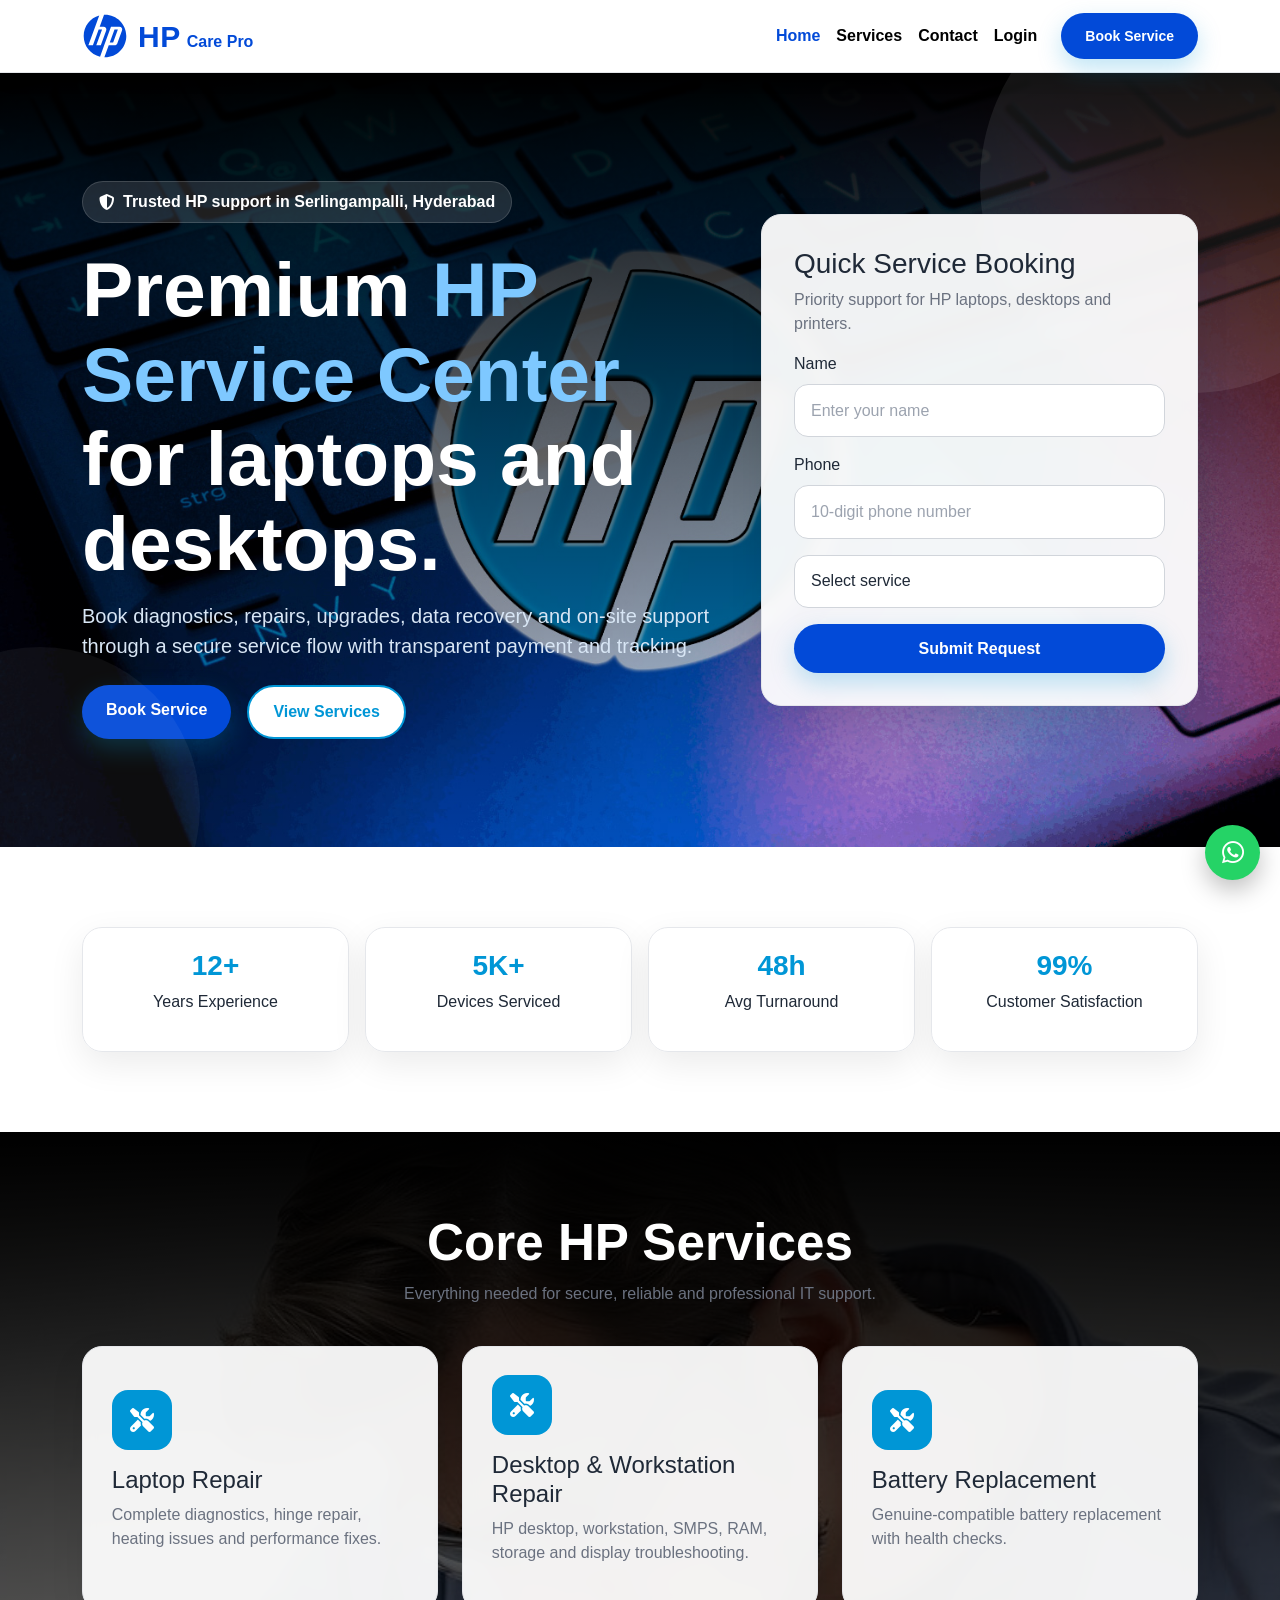
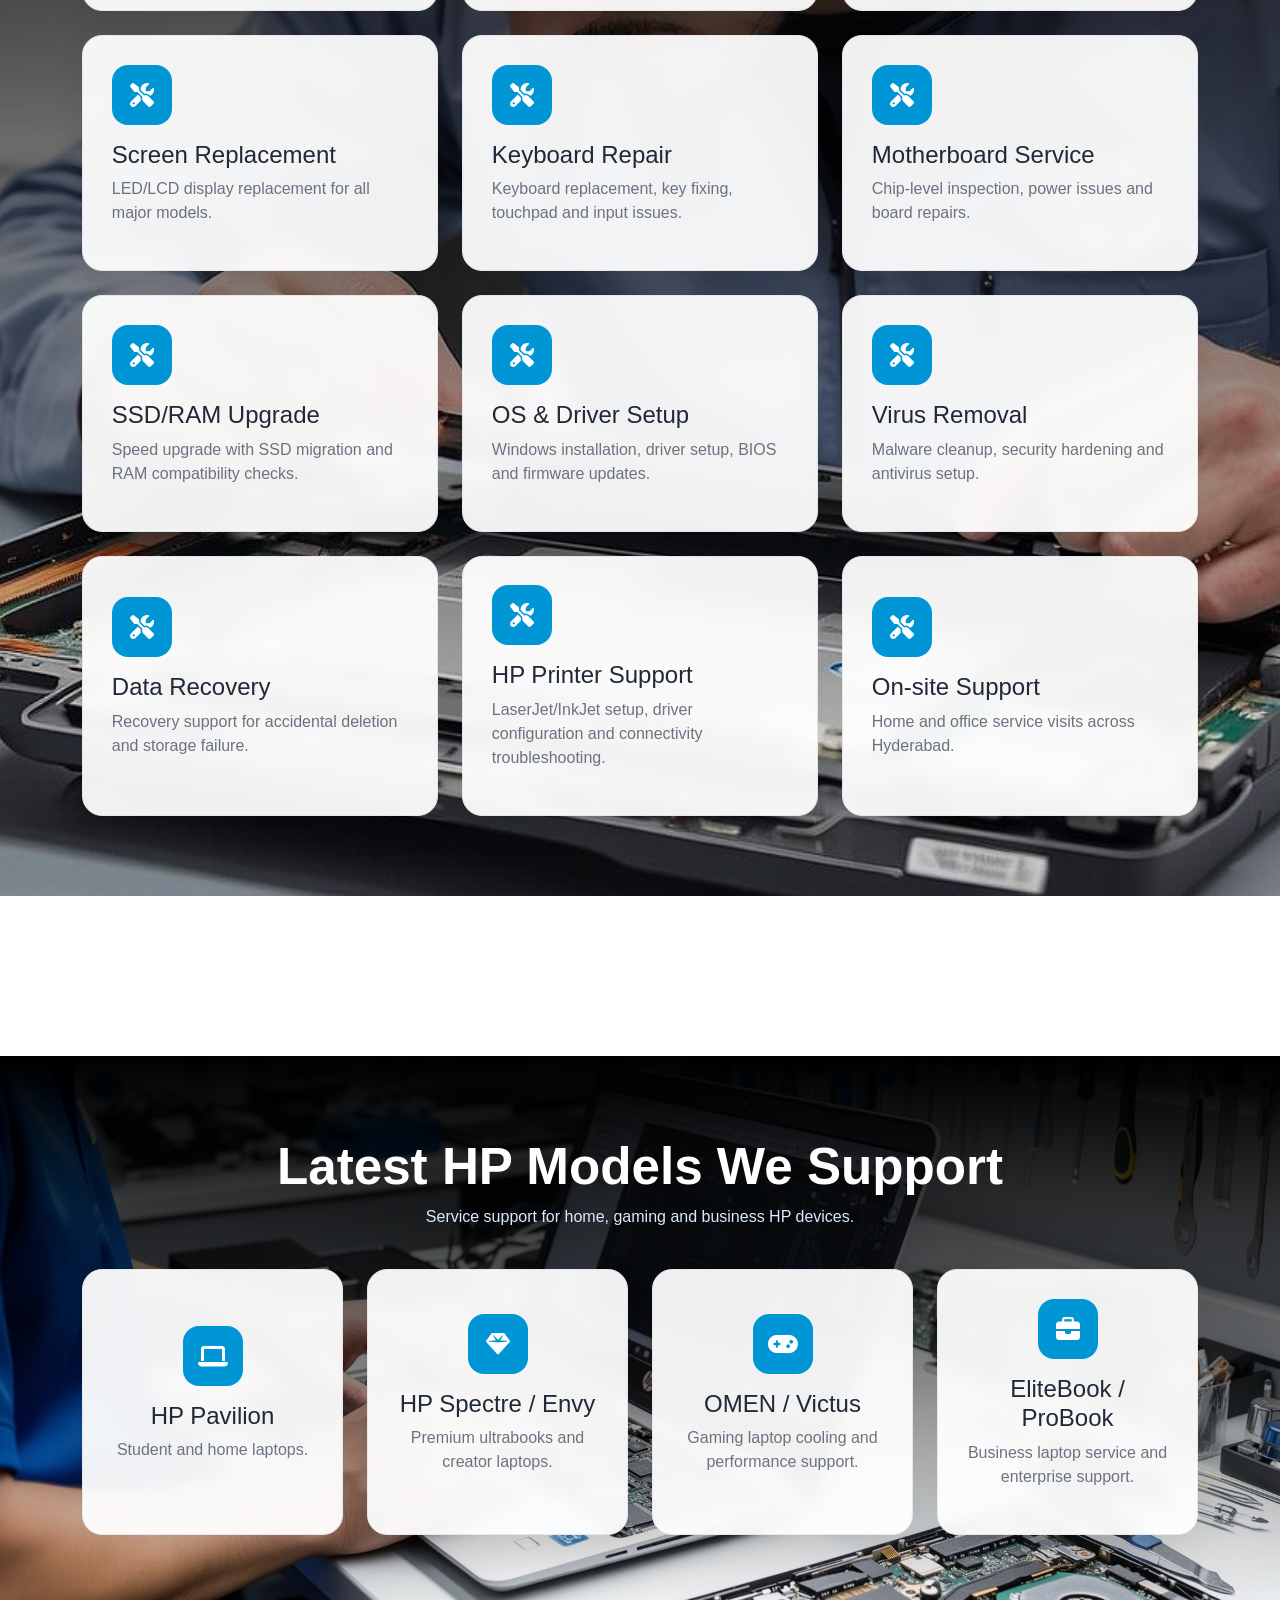
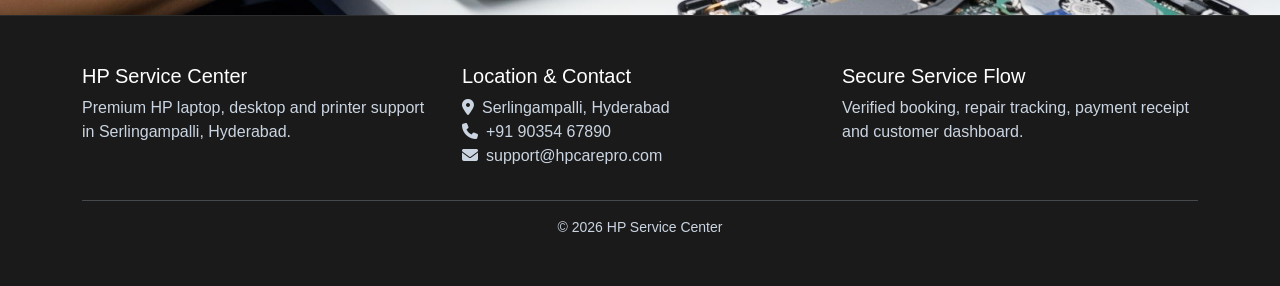
<file: index.html>
<!DOCTYPE html>
<html lang="en">

<head>
    <meta charset="UTF-8">
    <meta name="viewport" content="width=device-width, initial-scale=1.0">
    <meta name="description"
        content="HP Service Center in Serlingampalli, Hyderabad for laptop, desktop, repair, booking and support.">

    <title>HP Service Center </title>
    <link rel="icon" type="image/svg+xml" href="images/HP_New_logo_1.svg">
    <meta name="theme-color" content="#0096D6">

    <link href="https://cdn.jsdelivr.net/npm/bootstrap@5.3.3/dist/css/bootstrap.min.css" rel="stylesheet">
    <link href="https://cdnjs.cloudflare.com/ajax/libs/font-awesome/6.5.2/css/all.min.css" rel="stylesheet">
    <link href="css/style.css" rel="stylesheet">


</head>

<body>
    <div id="site-header"></div>

    <main>
        <section class="hero">
            <div class="container">
                <div class="row align-items-center g-5">
                    <div class="col-lg-7"><span class="eyebrow">
                            <i class="fa-solid fa-shield-halved"></i> Trusted HP support in Serlingampalli,
                            Hyderabad</span>
                        <h1 class="mt-4">Premium <span class="gradient-text">HP Service Center</span> for laptops and
                            desktops.</h1>
                        <p class="lead mt-3">Book diagnostics, repairs, upgrades, data recovery and on-site support
                            through a secure service flow with transparent payment and tracking.</p>
                        <div class="d-flex gap-3 flex-wrap mt-4"><a class="btn btn-brand" href="booking.html">Book
                                Service</a><a class="btn btn-outline-brand" href="services.html">View Services</a></div>
                    </div>
                    <div class="col-lg-5">
                        <div class="hero-card">
                            <h3>Quick Service Booking</h3>
                            <p class="muted">Priority support for HP laptops, desktops and printers.</p>
                            <form class="needs-validation" data-success="Booking request captured."
                                data-redirect="dashboard.html" novalidate>
                                <div class="mb-3">
                                    <label class="form-label">Name</label><input type="text" class="form-control"
                                        id="name" placeholder="Enter your name" required>
                                    <div class="invalid-feedback">Please enter valid name.</div>
                                </div>
                                <div class="mb-3"><label class="form-label">Phone</label><input type="tel"
                                        class="form-control" id="phone" placeholder="10-digit phone number" required>
                                    <div class="invalid-feedback">Please enter valid phone.</div>
                                </div><select class="form-select mb-3" required>
                                    <option value="">Select service</option>
                                    <option>Laptop Repair</option>
                                    <option>Battery Replacement</option>
                                    <option>Data Recovery</option>
                                </select>
                                <button class="btn btn-brand w-100">Submit Request</button>
                            </form>
                        </div>
                    </div>
                </div>
            </div>
        </section>
        <section>
            <div class="container">
                <div class="row g-3 text-center">
                    <div class="col-md-3">
                        <div class="metric">
                            <h3>12+</h3>
                            <p>Years Experience</p>
                        </div>
                    </div>
                    <div class="col-md-3">
                        <div class="metric">
                            <h3>5K+</h3>
                            <p>Devices Serviced</p>
                        </div>
                    </div>
                    <div class="col-md-3">
                        <div class="metric">
                            <h3>48h</h3>
                            <p>Avg Turnaround</p>
                        </div>
                    </div>
                    <div class="col-md-3">
                        <div class="metric">
                            <h3>99%</h3>
                            <p>Customer Satisfaction</p>
                        </div>
                    </div>
                </div>
            </div>
        </section>



        <section class="services-bg">
            
            <div class="container">
                <h2 class="section-title text-center">Core HP Services</h2>
                <p class="section-subtitle text-center muted">Everything needed for secure, reliable and professional IT
                    support.</p>
                <div class="row g-4 mt-2">
                    <div class="col-md-6 col-lg-4">
                        <div class="service-card">
                            <div class="icon-badge">
                                <i class="fa-solid fa-screwdriver-wrench"></i>
                            </div>
                            <h4>Laptop Repair</h4>
                            <p class="muted">Complete diagnostics, hinge repair, heating issues and performance fixes.
                            </p>
                        </div>
                    </div>
                    <div class="col-md-6 col-lg-4">
                        <div class="service-card">
                            <div class="icon-badge">
                                <i class="fa-solid fa-screwdriver-wrench"></i>
                            </div>
                            <h4>Desktop & Workstation Repair</h4>
                            <p class="muted">HP desktop, workstation, SMPS, RAM, storage and display troubleshooting.</p>
                        </div>
                    </div>
                    <div class="col-md-6 col-lg-4">
                        <div class="service-card">
                            <div class="icon-badge">
                                <i class="fa-solid fa-screwdriver-wrench">

                                </i>
                            </div>
                            <h4>Battery Replacement</h4>
                            <p class="muted">Genuine-compatible battery replacement with health checks.</p>
                        </div>
                    </div>
                    <div class="col-md-6 col-lg-4">
                        <div class="service-card">
                            <div class="icon-badge">
                                <i class="fa-solid fa-screwdriver-wrench"></i>
                            </div>
                            <h4>Screen Replacement</h4>
                            <p class="muted">LED/LCD display replacement for all major models.</p>
                        </div>
                    </div>
                    <div class="col-md-6 col-lg-4">
                        <div class="service-card">
                            <div class="icon-badge"><i class="fa-solid fa-screwdriver-wrench"></i>
                            </div>
                            <h4>Keyboard Repair</h4>
                            <p class="muted">Keyboard replacement, key fixing, touchpad and input issues.</p>
                        </div>
                    </div>
                    <div class="col-md-6 col-lg-4">
                        <div class="service-card">
                            <div class="icon-badge"><i class="fa-solid fa-screwdriver-wrench"></i>
                            </div>
                            <h4>Motherboard Service</h4>
                            <p class="muted">Chip-level inspection, power issues and board repairs.</p>
                        </div>
                    </div>
                    <div class="col-md-6 col-lg-4">
                        <div class="service-card">
                            <div class="icon-badge">
                                <i class="fa-solid fa-screwdriver-wrench"></i>
                            </div>
                            <h4>SSD/RAM Upgrade</h4>
                            <p class="muted">Speed upgrade with SSD migration and RAM compatibility checks.</p>
                        </div>
                    </div>
                    <div class="col-md-6 col-lg-4">
                        <div class="service-card">
                            <div class="icon-badge">
                                <i class="fa-solid fa-screwdriver-wrench"></i>
                            </div>
                            <h4>OS & Driver Setup</h4>
                            <p class="muted">Windows installation, driver setup, BIOS and firmware updates.</p>
                        </div>
                    </div>
                    <div class="col-md-6 col-lg-4">
                        <div class="service-card">
                            <div class="icon-badge">
                                <i class="fa-solid fa-screwdriver-wrench"></i>
                            </div>
                            <h4>Virus Removal</h4>
                            <p class="muted">Malware cleanup, security hardening and antivirus setup.</p>
                        </div>
                    </div>
                    <div class="col-md-6 col-lg-4">
                        <div class="service-card">
                            <div class="icon-badge"><i class="fa-solid fa-screwdriver-wrench"></i></div>
                            <h4>Data Recovery</h4>
                            <p class="muted">Recovery support for accidental deletion and storage failure.</p>
                        </div>
                    </div>
                    <div class="col-md-6 col-lg-4">
                        <div class="service-card">
                            <div class="icon-badge"><i class="fa-solid fa-screwdriver-wrench"></i></div>
                            <h4>HP Printer Support</h4>
                            <p class="muted">LaserJet/InkJet setup, driver configuration and connectivity troubleshooting.</p>
                        </div>
                    </div>
                    <div class="col-md-6 col-lg-4">
                        <div class="service-card">
                            <div class="icon-badge">
                                <i class="fa-solid fa-screwdriver-wrench"></i>
                            </div>
                            <h4>On-site Support</h4>
                            <p class="muted">Home and office service visits across Hyderabad.</p>
                        </div>
                    </div>
                </div>
            </div>
        </section>


        <section>
            <div class="container">
            </div>
        </section>
    <section class="hp-models">
            <div class="container">
                <h2 class="section-title text-center">Latest HP Models We Support</h2>
                <p class="section-subtitle text-center">Service support for home, gaming and business HP devices.</p>

                <div class="row g-4 mt-3 justify-content-center">
                    <div class="col-md-6 col-lg-3">
                        <div class="service-card text-center">
                            <div class="icon-badge mx-auto"><i class="fa-solid fa-laptop"></i></div>
                            <h4>HP Pavilion</h4>
                            <p class="muted">Student and home laptops.</p>
                        </div>
                    </div>
                    <div class="col-md-6 col-lg-3">
                        <div class="service-card text-center">
                            <div class="icon-badge mx-auto"><i class="fa-solid fa-gem"></i></div>
                            <h4>HP Spectre / Envy</h4>
                            <p class="muted">Premium ultrabooks and creator laptops.</p>
                        </div>
                    </div>
                    <div class="col-md-6 col-lg-3">
                        <div class="service-card text-center">
                            <div class="icon-badge mx-auto"><i class="fa-solid fa-gamepad"></i></div>
                            <h4>OMEN / Victus</h4>
                            <p class="muted">Gaming laptop cooling and performance support.</p>
                        </div>
                    </div>
                    <div class="col-md-6 col-lg-3">
                        <div class="service-card text-center">
                            <div class="icon-badge mx-auto"><i class="fa-solid fa-briefcase"></i></div>
                            <h4>EliteBook / ProBook</h4>
                            <p class="muted">Business laptop service and enterprise support.</p>
                        </div>
                    </div>
                </div>
            </div>
        </section>
    </main>

    <div id="site-footer"></div>

    <script src="https://cdn.jsdelivr.net/npm/bootstrap@5.3.3/dist/js/bootstrap.bundle.min.js"></script>
    <script src="js/main.js"></script>
</body>

</html>
</file>
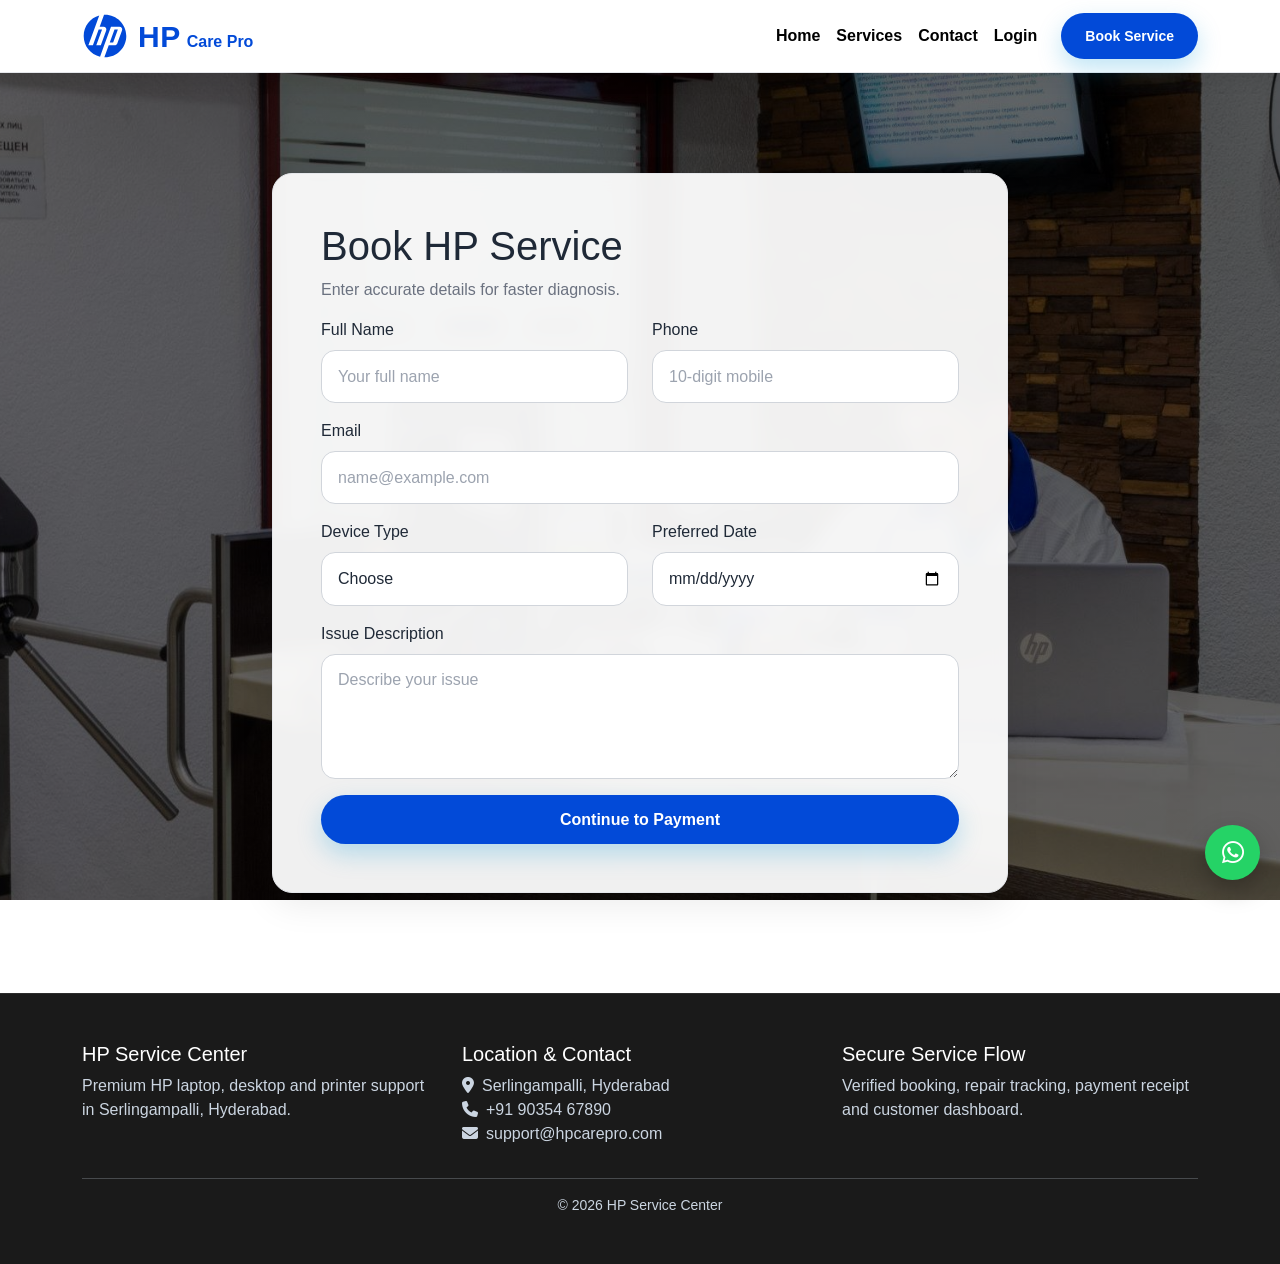
<file: booking.html>
<!DOCTYPE html>
<html lang="en">

<head>
    <meta charset="UTF-8">
    <meta name="viewport" content="width=device-width, initial-scale=1.0">
    <meta name="description"
        content="HP Service Center in Serlingampalli, Hyderabad for laptop, desktop, repair, booking and support.">
    <title>HP Service Center | Booking</title>
    <link rel="icon" type="image/svg+xml" href="images/HP_New_logo_1.svg">
    <meta name="theme-color" content="#0096D6">

    <link href="https://cdn.jsdelivr.net/npm/bootstrap@5.3.3/dist/css/bootstrap.min.css" rel="stylesheet">
    <link href="https://cdnjs.cloudflare.com/ajax/libs/font-awesome/6.5.2/css/all.min.css" rel="stylesheet">
    <link href="css/style.css" rel="stylesheet">
</head>

<body>
    <div id="site-header"></div>

    <section class="booking-bg">
        <div class="container">
            <div class="row justify-content-center">
                <div class="col-lg-8">
                    <div class="premium-card p-4 p-lg-5">
                        <h1>Book HP Service</h1>
                        <p class="muted">Enter accurate details for faster diagnosis.</p>
                        <form class="needs-validation" data-success="Service booking created. Redirecting to payment."
                            data-redirect="payment.html" novalidate>
                            <div class="row">
                                <div class="col-md-6">
                                    <div class="mb-3"><label class="form-label">Full Name</label><input type="text"
                                            class="form-control" id="fullName" placeholder="Your full name" required>
                                        <div class="invalid-feedback">Please enter valid full name.</div>
                                    </div>
                                </div>
                                <div class="col-md-6">
                                    <div class="mb-3"><label class="form-label">Phone</label><input type="tel"
                                            class="form-control" id="phone" placeholder="10-digit mobile" required>
                                        <div class="invalid-feedback">Please enter valid phone.</div>
                                    </div>
                                </div>
                            </div>
                            <div class="mb-3"><label class="form-label">Email</label><input type="email"
                                    class="form-control" id="email" placeholder="name@example.com" required>
                                <div class="invalid-feedback">Please enter valid email.</div>
                            </div>
                            <div class="row">
                                <div class="col-md-6"><label class="form-label">Device Type</label><select
                                        class="form-select mb-3" required>
                                        <option value="">Choose</option>
                                        <option>Laptop</option>
                                        <option>Desktop</option>
                                        <option>Printer</option>
                                        <option>Accessory</option>
                                    </select></div>
                                <div class="col-md-6">
                                    <div class="mb-3"><label class="form-label">Preferred Date</label><input type="date"
                                            class="form-control" id="serviceDate" placeholder="" required>
                                        <div class="invalid-feedback">Please enter valid preferred date.</div>
                                    </div>
                                </div>
                            </div><label class="form-label">Issue Description</label><textarea class="form-control mb-3"
                                rows="4" placeholder="Describe your issue" required></textarea><button
                                class="btn btn-brand w-100">Continue to Payment</button>
                        </form>
                    </div>
                </div>
            </div>
        </div>
    </section>

    <div id="site-footer"></div>

    <script src="https://cdn.jsdelivr.net/npm/bootstrap@5.3.3/dist/js/bootstrap.bundle.min.js"></script>
    <script src="js/main.js"></script>
</body>

</html>
</file>
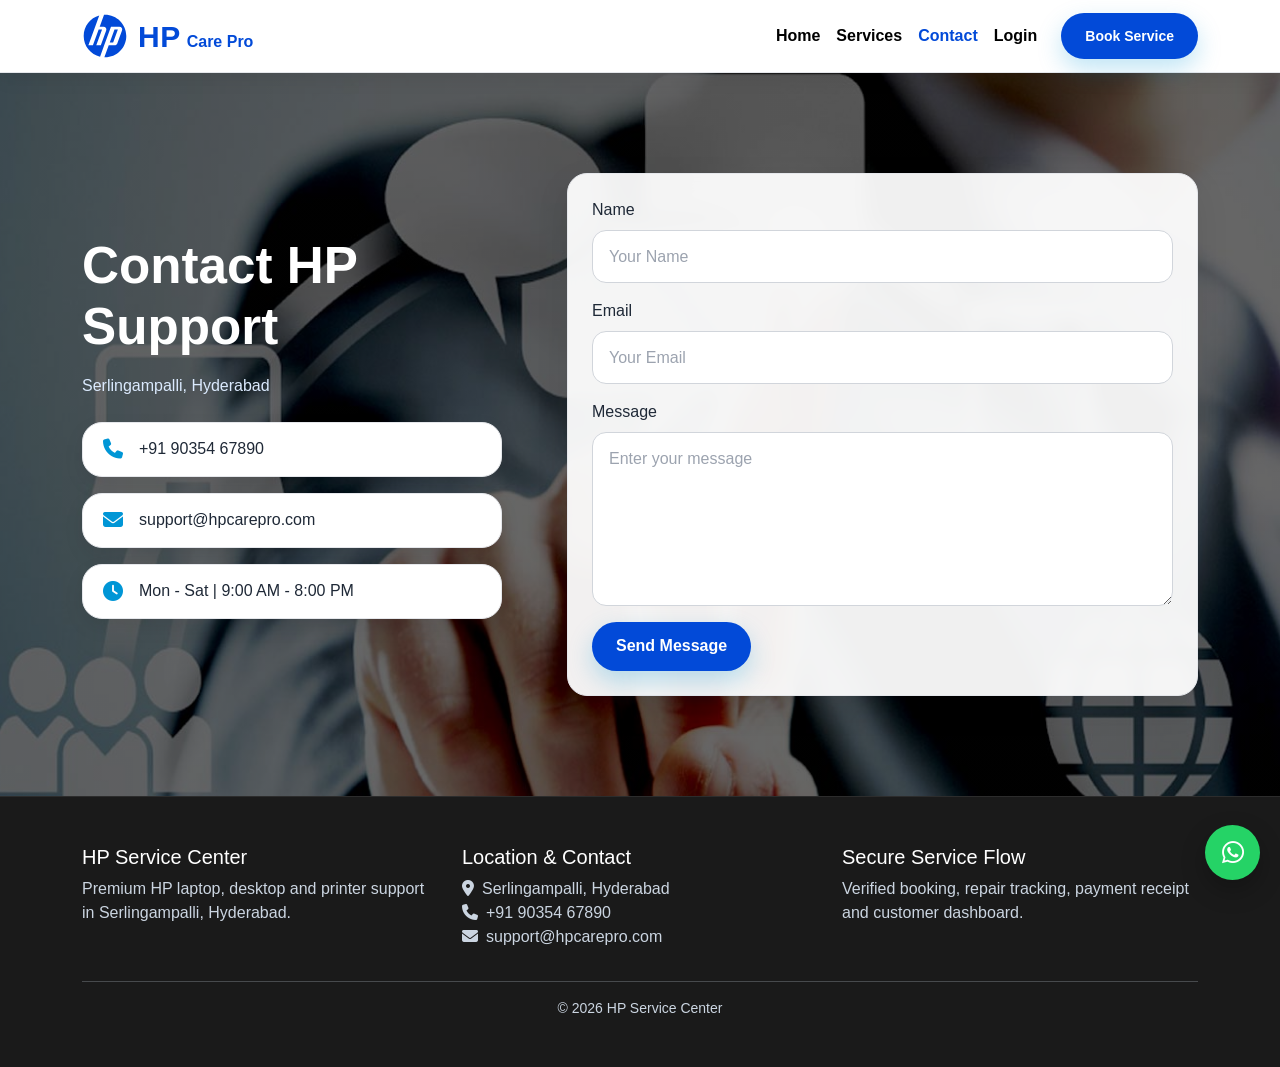
<file: contact.html>
<!DOCTYPE html>
<html lang="en">

<head>
    <meta charset="UTF-8">
    <meta name="viewport" content="width=device-width, initial-scale=1.0">
    <meta name="description"
        content="HP Service Center in Serlingampalli, Hyderabad for laptop, desktop, repair, booking and support.">
    <title>HP Service Center | Contact</title>
    <link rel="icon" type="image/svg+xml" href="images/HP_New_logo_1.svg">
    <meta name="theme-color" content="#0096D6">


    <link href="https://cdn.jsdelivr.net/npm/bootstrap@5.3.3/dist/css/bootstrap.min.css" rel="stylesheet">
    <link href="https://cdnjs.cloudflare.com/ajax/libs/font-awesome/6.5.2/css/all.min.css" rel="stylesheet">
    <link href="css/style.css" rel="stylesheet">
</head>

<body>
    <div id="site-header"></div>

    <section class="container-bg">
    <div class="container">

        <div class="row g-5 align-items-center">

            <div class="col-lg-5">

                <h1 class="section-title mb-3">Contact HP Support</h1>

                <p class="section-subtitle mb-4">
                    Serlingampalli, Hyderabad
                </p>

                <div class="feature-row mb-3">
                    <i class="fa-solid fa-phone me-3"></i>
                    +91 90354 67890
                </div>

                <div class="feature-row mb-3">
                    <i class="fa-solid fa-envelope me-3"></i>
                    support@hpcarepro.com
                </div>

                <div class="feature-row mb-3">
                    <i class="fa-solid fa-clock me-3"></i>
                    Mon - Sat | 9:00 AM - 8:00 PM
                </div>

            </div>

            <div class="col-lg-7">

                <div class="premium-card p-4">

                    <form class="needs-validation" novalidate>

                        <div class="mb-3">
                            <label class="form-label">Name</label>
                            <input type="text" class="form-control" placeholder="Your Name" required>
                        </div>

                        <div class="mb-3">
                            <label class="form-label">Email</label>
                            <input type="email" class="form-control" placeholder="Your Email" required>
                        </div>

                        <div class="mb-3">
                            <label class="form-label">Message</label>
                            <textarea class="form-control" rows="6" placeholder="Enter your message" required></textarea>
                        </div>

                        <button class="btn btn-brand">
                            Send Message
                        </button>

                    </form>

                </div>

            </div>

        </div>

    </div>
</section>

    <div id="site-footer"></div>

    <script src="https://cdn.jsdelivr.net/npm/bootstrap@5.3.3/dist/js/bootstrap.bundle.min.js"></script>
    <script src="js/main.js"></script>
</body>

</html>
</file>
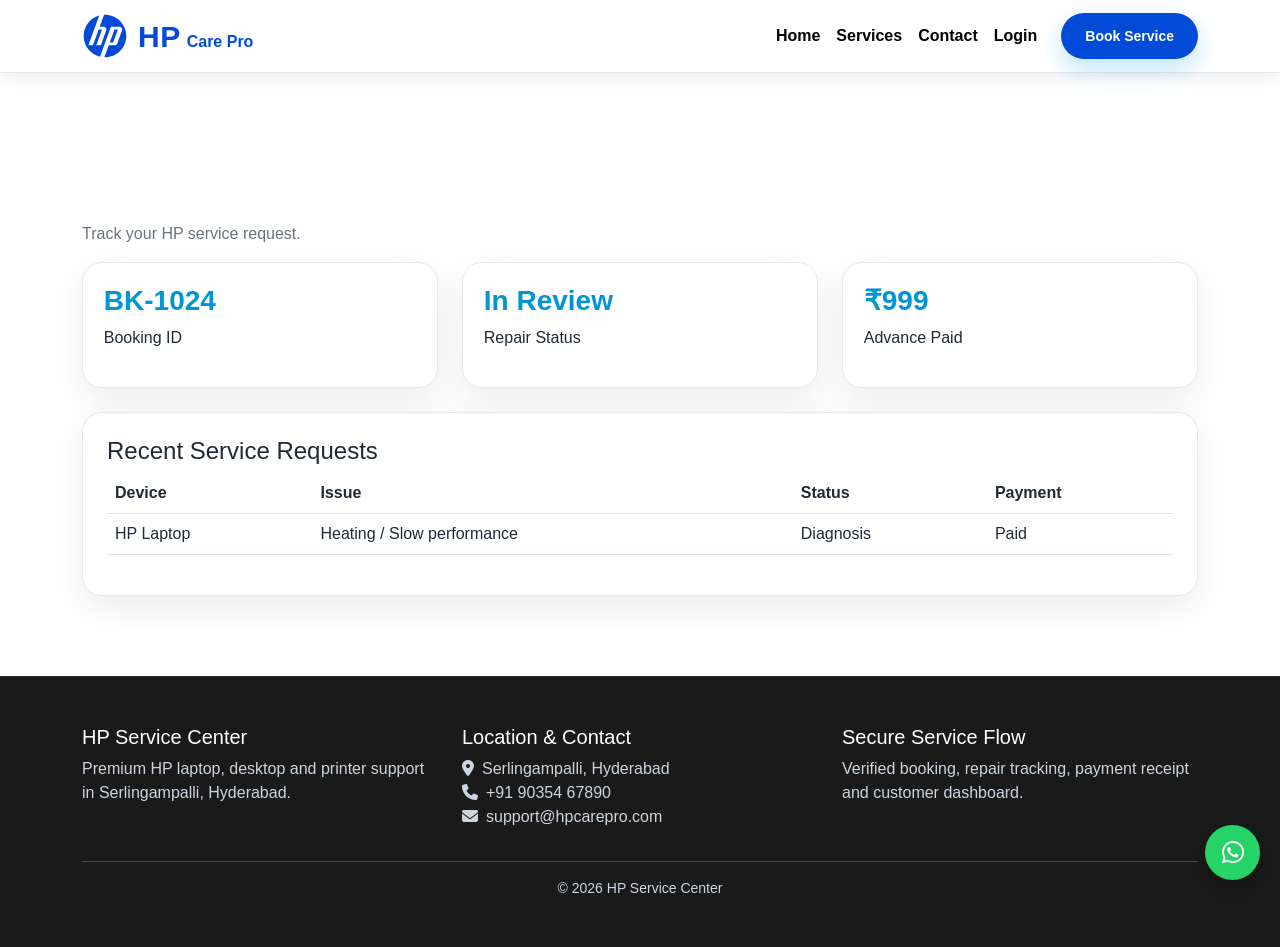
<file: dashboard.html>
<!DOCTYPE html>
<html lang="en">

<head>
    <meta charset="UTF-8">
    <meta name="viewport" content="width=device-width, initial-scale=1.0">
    <meta name="description"
        content="HP Service Center in Serlingampalli, Hyderabad for laptop, desktop, repair, booking and support.">
    <title>HP Service Center | Dashboard</title>
    <link rel="icon" type="image/svg+xml" href="images/HP_New_logo_1.svg">
    <meta name="theme-color" content="#0096D6">

    <link href="https://cdn.jsdelivr.net/npm/bootstrap@5.3.3/dist/css/bootstrap.min.css" rel="stylesheet">
    <link href="https://cdnjs.cloudflare.com/ajax/libs/font-awesome/6.5.2/css/all.min.css" rel="stylesheet">
    <link href="css/style.css" rel="stylesheet">
</head>

<body>
    <div id="site-header"></div>

    <section>
        <div class="container">
            <h1 class="section-title">Customer Dashboard</h1>
            <p class="muted">Track your HP service request.</p>
            <div class="row g-4">
                <div class="col-md-4">
                    <div class="metric">
                        <h3>BK-1024</h3>
                        <p>Booking ID</p>
                    </div>
                </div>
                <div class="col-md-4">
                    <div class="metric">
                        <h3>In Review</h3>
                        <p>Repair Status</p>
                    </div>
                </div>
                <div class="col-md-4">
                    <div class="metric">
                        <h3>₹999</h3>
                        <p>Advance Paid</p>
                    </div>
                </div>
            </div>
            <div class="premium-card p-4 mt-4">
                <h4>Recent Service Requests</h4>
                <div class="table-responsive">
                    <table class="table table-darkish">
                        <thead>
                            <tr>
                                <th>Device</th>
                                <th>Issue</th>
                                <th>Status</th>
                                <th>Payment</th>
                            </tr>
                        </thead>
                        <tbody>
                            <tr>
                                <td>HP Laptop</td>
                                <td>Heating / Slow performance</td>
                                <td>Diagnosis</td>
                                <td>Paid</td>
                            </tr>
                        </tbody>
                    </table>
                </div>
            </div>
        </div>
    </section>

    <div id="site-footer"></div>

    <script src="https://cdn.jsdelivr.net/npm/bootstrap@5.3.3/dist/js/bootstrap.bundle.min.js"></script>
    <script src="js/main.js"></script>
</body>

</html>
</file>
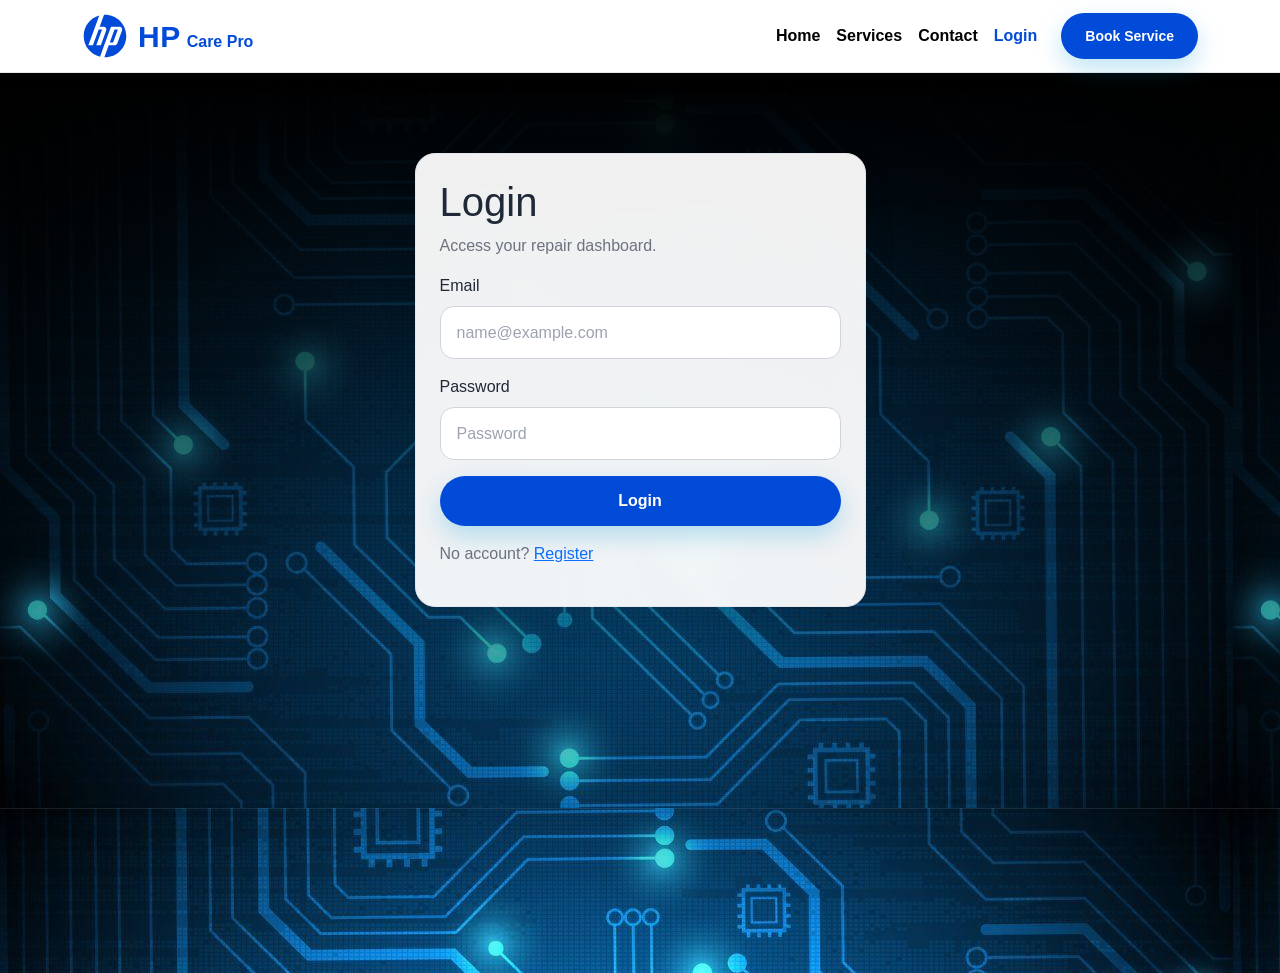
<file: login.html>
<!DOCTYPE html>
<html lang="en">

<head>
    <meta charset="UTF-8">
    <meta name="viewport" content="width=device-width, initial-scale=1.0">
    <meta name="description"
        content="HP Service Center in Serlingampalli, Hyderabad for laptop, desktop, repair, booking and support.">
    <title>HP Service Center | Login</title>
    <link rel="icon" type="image/svg+xml" href="images/HP_New_logo_1.svg">
    <meta name="theme-color" content="#0096D6">

    <link href="https://cdn.jsdelivr.net/npm/bootstrap@5.3.3/dist/css/bootstrap.min.css" rel="stylesheet">
    <link href="https://cdnjs.cloudflare.com/ajax/libs/font-awesome/6.5.2/css/all.min.css" rel="stylesheet">
    <link href="css/style.css" rel="stylesheet">
</head>

<body>
    <div id="site-header"></div>

    <section class="hp-login">
        <div class="container">
            <div class="row justify-content-center">
                <div class="col-md-6 col-lg-5">
                    <div class="premium-card p-4">
                        <h1>Login</h1>
                        <p class="muted">Access your repair dashboard.</p>
                        <form class="needs-validation" data-success="Login successful." data-redirect="dashboard.html"
                            novalidate>
                            <div class="mb-3"><label class="form-label">Email</label><input type="email"
                                    class="form-control" id="email" placeholder="name@example.com" required>
                                <div class="invalid-feedback">Please enter valid email.</div>
                            </div>
                            <div class="mb-3"><label class="form-label">Password</label><input type="password"
                                    class="form-control" id="password" placeholder="Password" required>
                                <div class="invalid-feedback">Please enter valid password.</div>
                            </div><button class="btn btn-brand w-100">Login</button>
                            <p class="mt-3 muted">No account? <a href="register.html">Register</a></p>
                        </form>
                    </div>
                </div>
            </div>
        </div>
    </section>

    

    <script src="https://cdn.jsdelivr.net/npm/bootstrap@5.3.3/dist/js/bootstrap.bundle.min.js"></script>
    <script src="js/main.js"></script>
</body>

</html>
</file>
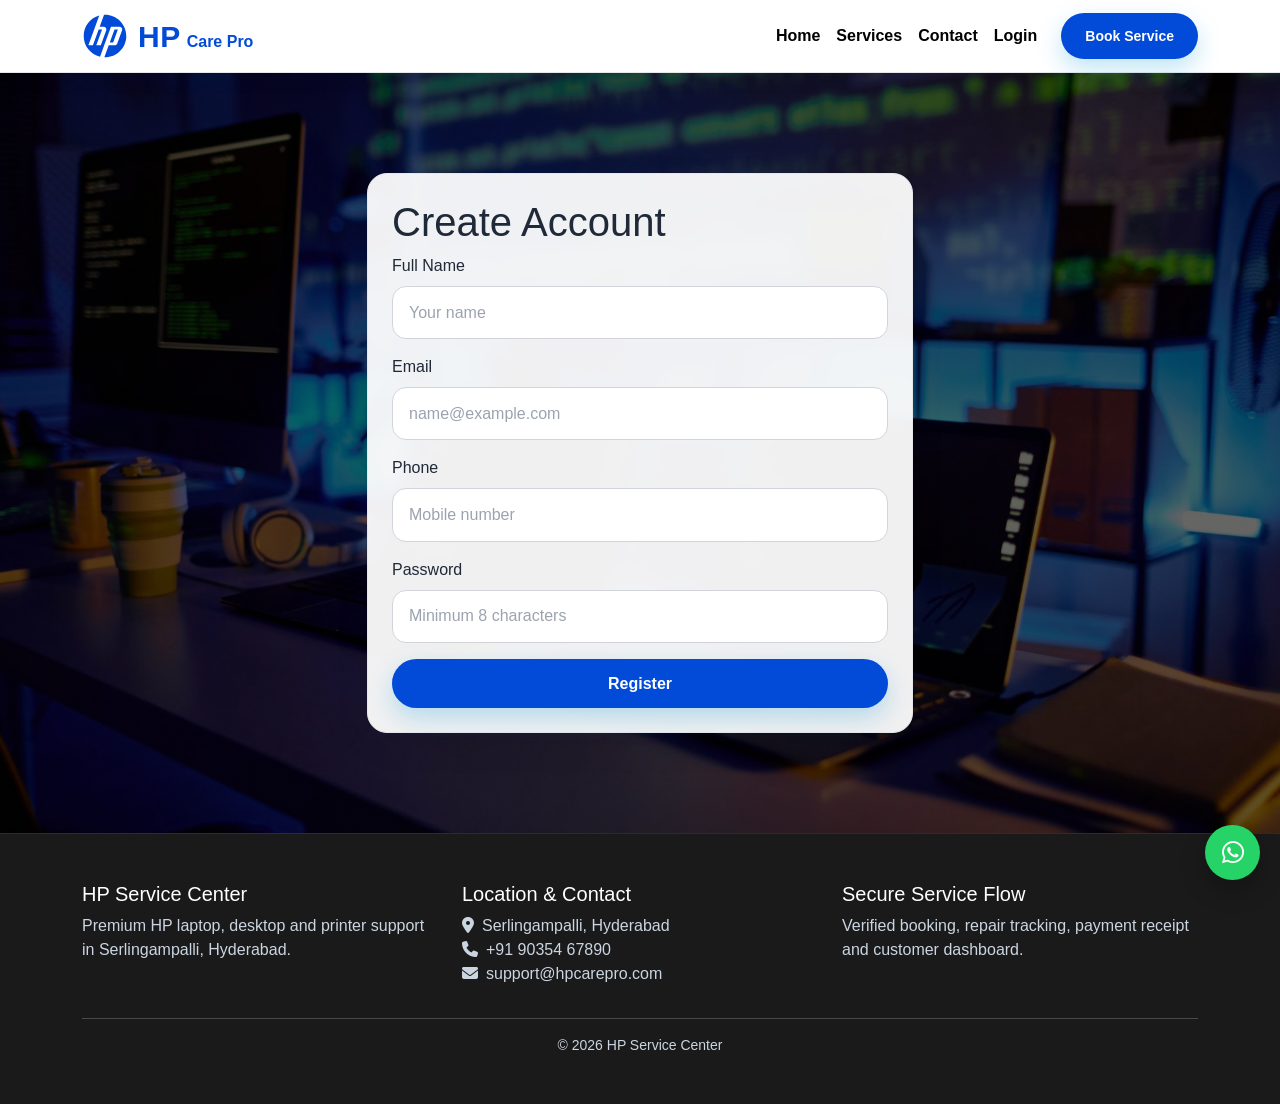
<file: register.html>
<!DOCTYPE html>
<html lang="en">

<head>
    <meta charset="UTF-8">
    <meta name="viewport" content="width=device-width, initial-scale=1.0">
    <meta name="description"
        content="HP Service Center in Serlingampalli, Hyderabad for laptop, desktop, repair, booking and support.">
    <title>HP Service Center | Register</title>
    <link rel="icon" type="image/svg+xml" href="images/HP_New_logo_1.svg">
    <meta name="theme-color" content="#0096D6">

    <link href="https://cdn.jsdelivr.net/npm/bootstrap@5.3.3/dist/css/bootstrap.min.css" rel="stylesheet">
    <link href="https://cdnjs.cloudflare.com/ajax/libs/font-awesome/6.5.2/css/all.min.css" rel="stylesheet">
    <link href="css/style.css" rel="stylesheet">
</head>

<body>
    <div id="site-header"></div>

    <section class="hp-register">
        <div class="container">
            <div class="row justify-content-center">
                <div class="col-md-8 col-lg-6">
                    <div class="premium-card p-4">
                        <h1>Create Account</h1>
                        <form class="needs-validation" data-success="Account created." data-redirect="dashboard.html"
                            novalidate>
                            <div class="mb-3"><label class="form-label">Full Name</label><input type="text"
                                    class="form-control" id="name" placeholder="Your name" required>
                                <div class="invalid-feedback">Please enter valid full name.</div>
                            </div>
                            <div class="mb-3"><label class="form-label">Email</label><input type="email"
                                    class="form-control" id="email" placeholder="name@example.com" required>
                                <div class="invalid-feedback">Please enter valid email.</div>
                            </div>
                            <div class="mb-3"><label class="form-label">Phone</label><input type="tel"
                                    class="form-control" id="phone" placeholder="Mobile number" required>
                                <div class="invalid-feedback">Please enter valid phone.</div>
                            </div>
                            <div class="mb-3"><label class="form-label">Password</label><input type="password"
                                    class="form-control" id="password" placeholder="Minimum 8 characters" required>
                                <div class="invalid-feedback">Please enter valid password.</div>
                            </div><button class="btn btn-brand w-100">Register</button>
                        </form>
                    </div>
                </div>
            </div>
        </div>
    </section>

    <div id="site-footer"></div>

    <script src="https://cdn.jsdelivr.net/npm/bootstrap@5.3.3/dist/js/bootstrap.bundle.min.js"></script>
    <script src="js/main.js"></script>
</body>

</html>
</file>
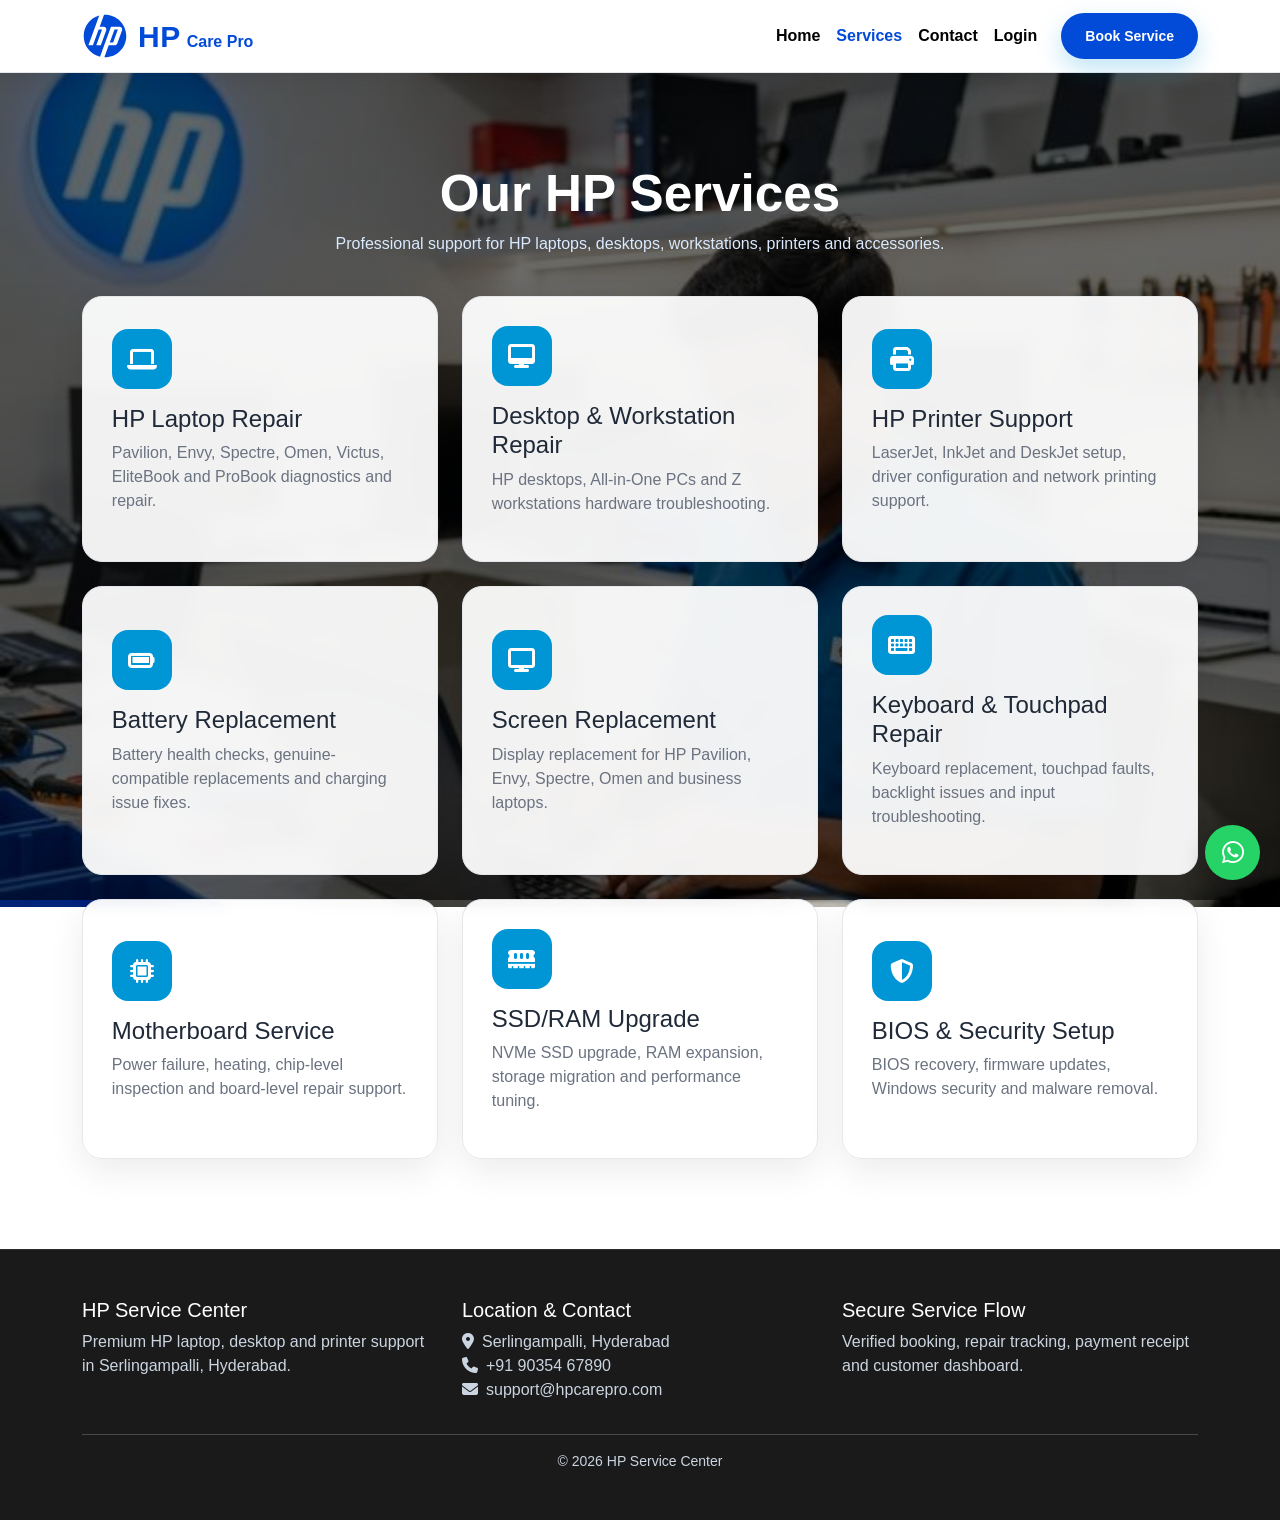
<file: services.html>
<!DOCTYPE html>
<html lang="en">

<head>
    <meta charset="UTF-8">
    <meta name="viewport" content="width=device-width, initial-scale=1.0">
    <meta name="description"
        content="HP Service Center in Serlingampalli, Hyderabad for laptop, desktop, repair, booking and support.">
    <title>HP Service Center | Services</title>
    <link rel="icon" type="image/svg+xml" href="images/HP_New_logo_1.svg">
    <meta name="theme-color" content="#0096D6">

    <link href="https://cdn.jsdelivr.net/npm/bootstrap@5.3.3/dist/css/bootstrap.min.css" rel="stylesheet">
    <link href="https://cdnjs.cloudflare.com/ajax/libs/font-awesome/6.5.2/css/all.min.css" rel="stylesheet">
    <link href="css/style.css" rel="stylesheet">
</head>

<body>
    <div id="site-header"></div>

    <section class="container-serv">
    <div class="container">
        <h1 class="section-title text-center">Our HP Services</h1>
        <p class="section-subtitle text-center">
            Professional support for HP laptops, desktops, workstations, printers and accessories.
        </p>

        <div class="row g-4 mt-3 justify-content-center">
            <div class="col-md-6 col-lg-4">
                <div class="service-card">
                    <div class="icon-badge"><i class="fa-solid fa-laptop"></i></div>
                    <h4>HP Laptop Repair</h4>
                    <p class="muted">Pavilion, Envy, Spectre, Omen, Victus, EliteBook and ProBook diagnostics and repair.</p>
                </div>
            </div>

            <div class="col-md-6 col-lg-4">
                <div class="service-card">
                    <div class="icon-badge"><i class="fa-solid fa-desktop"></i></div>
                    <h4>Desktop & Workstation Repair</h4>
                    <p class="muted">HP desktops, All-in-One PCs and Z workstations hardware troubleshooting.</p>
                </div>
            </div>

            <div class="col-md-6 col-lg-4">
                <div class="service-card">
                    <div class="icon-badge"><i class="fa-solid fa-print"></i></div>
                    <h4>HP Printer Support</h4>
                    <p class="muted">LaserJet, InkJet and DeskJet setup, driver configuration and network printing support.</p>
                </div>
            </div>

            <div class="col-md-6 col-lg-4">
                <div class="service-card">
                    <div class="icon-badge"><i class="fa-solid fa-battery-full"></i></div>
                    <h4>Battery Replacement</h4>
                    <p class="muted">Battery health checks, genuine-compatible replacements and charging issue fixes.</p>
                </div>
            </div>

            <div class="col-md-6 col-lg-4">
                <div class="service-card">
                    <div class="icon-badge"><i class="fa-solid fa-display"></i></div>
                    <h4>Screen Replacement</h4>
                    <p class="muted">Display replacement for HP Pavilion, Envy, Spectre, Omen and business laptops.</p>
                </div>
            </div>

            <div class="col-md-6 col-lg-4">
                <div class="service-card">
                    <div class="icon-badge"><i class="fa-solid fa-keyboard"></i></div>
                    <h4>Keyboard & Touchpad Repair</h4>
                    <p class="muted">Keyboard replacement, touchpad faults, backlight issues and input troubleshooting.</p>
                </div>
            </div>

            <div class="col-md-6 col-lg-4">
                <div class="service-card">
                    <div class="icon-badge"><i class="fa-solid fa-microchip"></i></div>
                    <h4>Motherboard Service</h4>
                    <p class="muted">Power failure, heating, chip-level inspection and board-level repair support.</p>
                </div>
            </div>

            <div class="col-md-6 col-lg-4">
                <div class="service-card">
                    <div class="icon-badge"><i class="fa-solid fa-memory"></i></div>
                    <h4>SSD/RAM Upgrade</h4>
                    <p class="muted">NVMe SSD upgrade, RAM expansion, storage migration and performance tuning.</p>
                </div>
            </div>

            <div class="col-md-6 col-lg-4">
                <div class="service-card">
                    <div class="icon-badge"><i class="fa-solid fa-shield-halved"></i></div>
                    <h4>BIOS & Security Setup</h4>
                    <p class="muted">BIOS recovery, firmware updates, Windows security and malware removal.</p>
                </div>
            </div>
        </div>
    </div>
</section>

    <div id="site-footer"></div>

    <script src="https://cdn.jsdelivr.net/npm/bootstrap@5.3.3/dist/js/bootstrap.bundle.min.js"></script>
    <script src="js/main.js"></script>
</body>

</html>
</file>
<file: css/style.css>
:root{
    --bg:#ffffff;
    --panel:#ffffff;
    --panel2:#ffffff;

    --text:#1f2937;
    --muted:#6b7280;

    --line:#dbe4ee;

    --brand:#0096D6;
    --brand2:#00B8F5;

    --ok:#22c55e;
}

*{
    margin:0;
    padding:0;
    box-sizing:border-box;
}

html{
    scroll-behavior:smooth;
}

body{
    font-family:Inter,Segoe UI,Arial,sans-serif;
    background:var(--bg);
    color:var(--text);
    overflow-x:hidden;
}

/* ================= NAVBAR ================= */

.glass-nav{
    background:#ffffff;
    backdrop-filter:blur(18px);
    border-bottom:1px solid #e5e7eb;
    box-shadow:0 4px 20px rgba(0,0,0,.08);
}


.brand-logo{
    width:46px;
    height:46px;
    object-fit:contain;
    margin-right:10px;
}

.brand-title{
    display:flex;
    align-items:baseline;
    gap:6px;
    white-space:nowrap;
}

.brand-main{
    color:#024AD8;
    font-size:30px;
    font-weight:900;
    letter-spacing:.5px;
}

.brand-sub{
    color:#024AD8;
    font-size:16px;
    font-weight:700;
}

.brand-mark{
    text-decoration:none;
    display:flex;
    align-items:center;
}

.brand-mark img{
    object-fit:contain;
}

.nav-link{
    color:black !important;
    font-weight:700;
}

.nav-link.active,
.nav-link:hover{
    color:#024AD8 !important;
}


/* ================= BUTTONS ================= */

.btn-brand{
    background:#024AD8;
    border:none;
    color:#FFF;
    font-weight:700;
    border-radius:999px;
    padding:.8rem 1.5rem;
    transition:.3s;
    box-shadow:0 10px 25px rgba(0,150,214,.25);
}

.btn-brand:hover{
    background:#024AD8;
    color:#fff;
    transform:translateY(-2px);
}

.btn-outline-brand{
    border:2px solid #0096D6;
    color:#0096D6;
    background:#fff;
    border-radius:999px;
    font-weight:700;
    padding:.8rem 1.5rem;
    transition:.3s;
}

.btn-outline-brand:hover{
    background:#0096D6;
    color:#fff;
}

/* ================= HERO ================= */

.hero{
    min-height:86vh;
    display:flex;
    align-items:center;
    padding:5rem 0;
    position:relative;
    overflow:hidden;

    background:
        linear-gradient(rgb(0, 0,0), rgba(0,0,0,0)),
        url("../images/hp-laptop-hero.jpg");

         background-size:cover;
    background-position:center;
    background-repeat:no-repeat;
    
}

.hero::before{
    content:"";
    position:absolute;
    top:-100px;
    right:-120px;
    width:420px;
    height:420px;
    background:rgba(255,255,255,.08);
    border-radius:50%;
}

.hero::after{
    content:"";
    position:absolute;
    left:-120px;
    bottom:-120px;
    width:320px;
    height:320px;
    background:rgba(255,255,255,.05);
    border-radius:50%;
}


.services-bg
{
     min-height:86vh;
    display:flex;
    align-items:center;
    padding:5rem 0;
    position:relative;
    overflow:hidden;

    background:
        linear-gradient(rgb(0, 0,0), rgba(0,0,0,0)),
        url("../images/hp-service-inhome.jpg");

         background-size:cover;
    background-position:center;
    background-repeat:no-repeat;
}


.container-bg{
    position:relative;
    padding:100px 0;

    background:
        linear-gradient(rgba(0,0,0,.60), rgba(0,0,0,.60)),
        url("../images/hp-contact.jpg");

    background-size:cover;
    background-position:center;
    background-repeat:no-repeat;
    background-attachment:fixed;
}


.booking-bg{
    position:relative;
    padding:100px 0;

    background:
        linear-gradient(rgba(0,0,0,.60), rgba(0,0,0,.60)),
        url("../images/hp-booking.jpg");

    background-size:cover;
    background-position:center;
    background-repeat:no-repeat;
    background-attachment:fixed;
}

.hp-register{
    position:relative;
    padding:100px 0;

    background:
        linear-gradient(rgba(0,0,0,.60), rgba(0,0,0,.60)),
        url("../images/hp-register.jpg");

    background-size:cover;
    background-position:center;
    background-repeat:no-repeat;
    background-attachment:fixed;
}

.container-serv{
    position:relative;
    overflow:hidden;
    padding:90px 0;

    background-image:
        linear-gradient(rgba(0,0,0,.55), rgba(0,0,0,.55)),
        url("../images/servicespagebg.jpg");

    background-size:cover;
    background-position:center;
    background-repeat:no-repeat;

    /* Optional */
    background-attachment:fixed;
}
.eyebrow{
    display:inline-flex;
    align-items:center;
    gap:.5rem;
    padding:.5rem 1rem;
    border-radius:999px;
    background:rgba(255,255,255,.12);
    color:#fff;
    border:1px solid rgba(255,255,255,.15);
    font-weight:700;
}

.hero h1{
    color:#fff;
    font-size:clamp(2.6rem,6vw,5rem);
    font-weight:900;
    line-height:1.1;
}

.gradient-text{
    color:#7ec8ff;
}

.lead{
    color:#d8e6f5;
}

/* ================= CARDS ================= */

.hero-card,
.premium-card,
.service-card,
.metric,
.feature-row{
    background:#ffffff;
    color:#1f2937;
    border:1px solid #e5e7eb;
    border-radius:20px;
    height:max-content;
    box-shadow:0 12px 35px rgba(0,0,0,.08);
}

.service-card{
    padding:1.8rem;
    transition:.3s;
    height:100%;
    min-height:230px;

    display:flex;
    flex-direction:column;
    justify-content:center;
}

.feature-row.mb-3{
    display:flex;
    align-items:center;

    background:#ffffff;
    color:#1f2937;

    border:1px solid #e5e7eb;
    border-radius:20px;

    min-height:55px;

    padding:0 20px;

    width:100%;
    max-width:420px;

    box-shadow:0 8px 20px rgba(0,0,0,.08);

    font-size:16px;
    font-weight:500;
}

.feature-row.mb-3 i{
    color:#0096D6;
    font-size:20px;
    margin-right:15px;
}

.hero-card{
    padding:2rem;
}

.metric{
    padding:1.3rem;
}

.metric h3{
    color:#0096D6;
    font-weight:900;
}

.section-title{
    color:#ffffff;
    font-size:clamp(2rem,4vw,3.3rem);
    font-weight:900;
}

.section-subtitle{
    color:#dbeafe;
}

.service-card{
    padding:1.8rem;
    transition:.3s;
    height:100%;
}

.service-card:hover{
    transform:translateY(-8px);
    box-shadow:0 18px 45px rgba(0,150,214,.18);
}

.icon-badge{
    width:60px;
    height:60px;
    border-radius:16px;
    display:grid;
    place-items:center;
    background:#0096D6;
    color:#fff;
    font-size:1.5rem;
    margin-bottom:1rem;
}

.muted{
    color:#6b7280;
}

/* ================= FORMS ================= */

.form-control,
.form-select{
    background:#fff;
    border:1px solid #d1d5db;
    color:#1f2937;
    padding:.85rem 1rem;
    border-radius:14px;
}

.form-control:focus,
.form-select:focus{
    border-color:#0096D6;
    box-shadow:0 0 0 .2rem rgba(0,150,214,.15);
}

.form-control::placeholder{
    color:#9ca3af;
}

/* ================= FOOTER ================= */

.footer{
    background:#1A1A1A;
    color:#cbd5e1;
    border-top:1px solid rgba(255,255,255,.08);
    padding:3rem 0;
}

.footer h5{
    color:#fff;
}

/* ================= WHATSAPP ================= */

.whatsapp-float{
    position:fixed;
    right:20px;
    bottom:20px;
    width:55px;
    height:55px;
    border-radius:50%;
    background:#25D366;
    color:#fff;
    display:grid;
    place-items:center;
    text-decoration:none;
    font-size:1.6rem;
    box-shadow:0 10px 25px rgba(0,0,0,.25);
    z-index:999;
}

.table-darkish{
    --bs-table-bg:#ffffff;
    --bs-table-color:#1f2937;
    --bs-table-border-color:#dbe4ee;
}

section{
    padding:5rem 0;

}

.hp-login{
    padding:5rem 0;

    background:
        linear-gradient(rgb(0, 0,0), rgba(0,0,0,0)),
        url("../images/hp-login.jpg");
        height:100vh;
}

@media(max-width:768px){

.hero{
    min-height:auto;
    padding:4rem 0;
}

.hero h1{
    font-size:2.6rem;
}

.section-title{
    font-size:2rem;
}

}

/* ================= COMPONENT LOADED HEADER/FOOTER ================= */
.navbar-toggler{
    border:1px solid #dbe4ee;
}

.navbar-toggler-icon{
    filter:invert(20%) sepia(98%) saturate(1566%) hue-rotate(175deg) brightness(90%) contrast(94%);
}

.container-serv{
    position:relative;
    overflow:hidden;
    padding:90px 0;

    background-image:
        linear-gradient(rgba(0,0,0,.58), rgba(0,0,0,.58)),
        url("../images/hp-service.jpg");

    background-size:cover;
    background-position:center;
    background-repeat:no-repeat;
    background-attachment:fixed;
}

.hp-models{
   
      background:
        linear-gradient(rgb(0, 0,0), rgba(0,0,0,0)),
        url("../images/hp-models-bg.jpg");
    background-size:cover;
    background-position:center;
    background-repeat:no-repeat;
}

.service-card,
.hero-card,
.premium-card,
.metric{
    background:rgba(255,255,255,.94);
    backdrop-filter:blur(8px);
}

.service-card{
    min-height:230px;
}

.auth-section{
    min-height:calc(100vh - 80px);
    display:flex;
    align-items:center;
}
</file>
